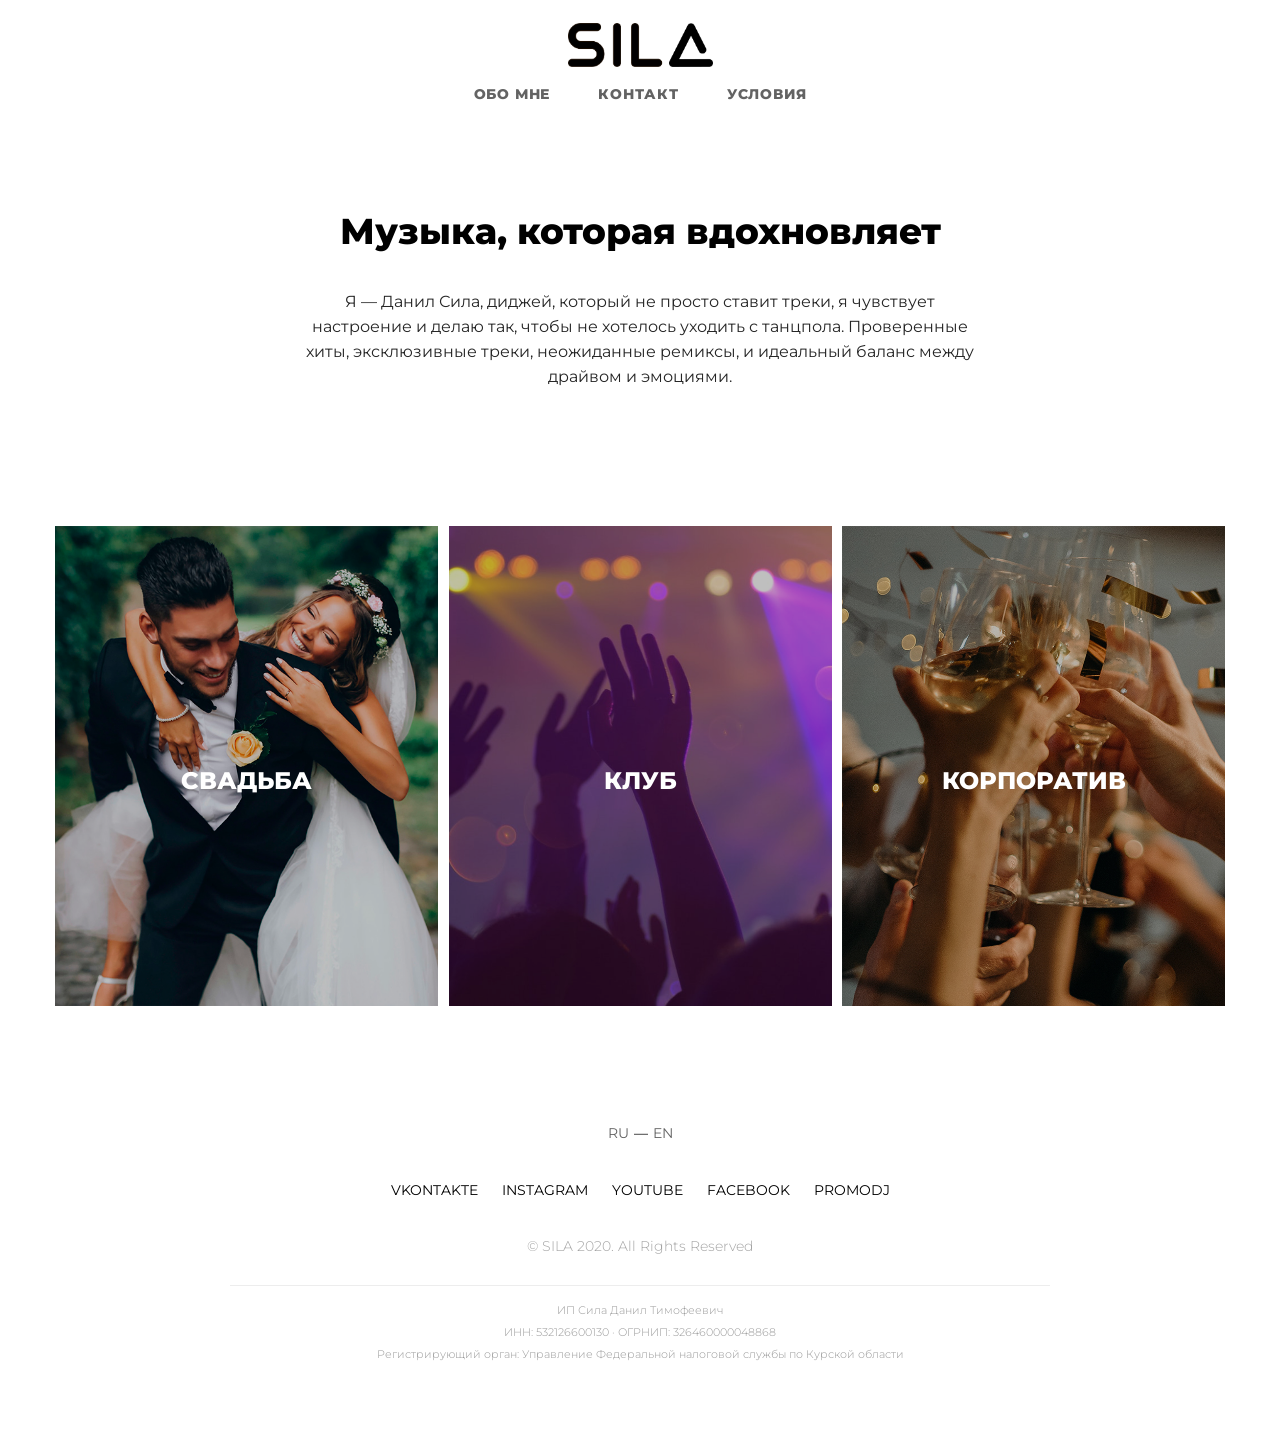
<file: index.html>
<!DOCTYPE html>
<html lang="ru">
<head>
    <meta charset="UTF-8"/>
    <meta name="viewport" content="width=device-width, initial-scale=1.0"/>
    <link rel="shortcut icon" href="img/icons/favicon.png" type="image/x-icon"/>
    <link rel="stylesheet" href="css/footer-header.css?v=900"/>
    <link rel="stylesheet" href="css/reset.css"/>
    <link rel="stylesheet" href="css/fonts.css"/>
    <link rel="stylesheet" href="css/index.css?v=773"/>
    <title>SILA</title>
</head>
<body class="document">
    <header class="head fade-up">
        <div class="container container-head">
            <div class="block mobile"></div>

            <a href="#" class="logo e-targer"></a>

            <nav class="nav-links desktop">
                <a data-i18n="navLinkAbout" href="about.html" class="nav-link-item">обо мне</a>
                <a data-i18n="navLinkContact" href="contact.html" class="nav-link-item">контакт</a>
                <a data-i18n="navLinkOrder" href="price.html" class="nav-link-item">условия</a>
            </nav>

            <div class="btn-burger-menu mobile">
                <div class="line line1"></div>
                <div class="line line2"></div>
                <div class="line line2-clone"></div>
                <div class="line line3"></div>
            </div>

            <nav class="nav-links mobile">
                <a href="about.html" class="nav-link-item mt0">обо мне</a>
                <a href="contact.html" class="nav-link-item">контакт</a>
                <a href="price.html" class="nav-link-item">условия</a>
            </nav>
        </div>
    </header>

    <main class="main-wrapp">
        <div class="first-text fade-up">
            <div class="container">
                <h1 data-i18n="mainTitle" class="main-title">Музыка, которая вдохновляет</h1>

                <p  data-i18n="text" class="text">
                    Я — Данил Сила, диджей, который не просто ставит треки, я чувствую настроение и делаю так, чтобы не хотелось уходить
                    с танцпола. Проверенные хиты, эксклюзивные треки, неожиданные ремиксы,  и идеальный баланс между драйвом и эмоциями.
                </p>
            </div>
        </div>

        <div class="container container-cards">
            <div class="cards">
                <div class="card-item fade-up">
                    <div class="photo-playlist wedding"></div>

                    <div class="blackout">
                        <div class="wrap-title-text-btn">
                            <div data-i18n="titleCardWedding" class="title-card">свадьба</div>
    
                            <p data-i18n="textCardWiddng" class="text-card">Свадьба для Двоих — это про вас.
                                Про торжественную
                                музыку, которая запомнится на всю жизнь
                            </p>
        
                            <a data-i18n="btnCard" href="wedding.html" class="btn-card">
                                <span></span>
                                смотреть
                            </a>
                        </div>
                    </div>
                </div>

                <div class="card-item fade-up">
                    <div class="photo-playlist club"></div>

                    <div class="blackout">
                        <div class="wrap-title-text-btn">
                            <div data-i18n="titleCardClub" class="title-card">клуб</div>
    
                            <p data-i18n="textCardClub" class="text-card">Музыка чувств и эмоций, незабываемой
                                атмосферы драйва
                            </p>
        
                            <a data-i18n="btnCard" href="club.html" class="btn-card">
                                <span></span>
                                смотреть
                            </a>
                        </div>
                    </div>
                </div>

                <div class="card-item fade-up">
                    <div class="photo-playlist corporative"></div>

                    <div class="blackout">
                        <div class="wrap-title-text-btn">
                            <div data-i18n="titleCardCorporate" class="title-card">корпоратив</div>
    
                            <p data-i18n="textCardCorporate" class="text-card">Энергия вечеринки, которая надолго
                                останется в памяти
                            </p>
        
                            <a data-i18n="btnCard" href="corporate.html" class="btn-card">
                                <span></span>
                                смотреть
                            </a>
                        </div>
                    </div>
                </div>
            </div>
        </div>
    </main>

    <footer class="footer">
        <div class="container container-footer">
            <div class="list-lang fade-up">
                <a href="#" onclick="setLang('ru')" class="list-lang-item e-targer">ru</a>
                <div class="list-lang-hyphen">—</div>
                <a href="#" onclick="setLang('en')" class="list-lang-item e-targer">en</a>
            </div>

            <div class="list-soc fade-up">
                <a href="https://vk.com/sila_danil" target="_blank" class="list-soc-item" rel="nofollow noreferrer">vkontakte</a>
                <a href="https://www.instagram.com/dj.sila/" target="_blank" class="list-soc-item" rel="nofollow noreferrer">instagram</a>
                <a href="https://www.youtube.com/channel/UChd0wcI2xu3sS5ijd6TKK2A" target="_blank" class="list-soc-item" rel="nofollow noreferrer">youtube</a>
                <a href="https://www.facebook.com/people/Danil-Sila/100008125381650" target="_blank" class="list-soc-item" rel="nofollow noreferrer">facebook</a>
                <a href="https://promodj.com/dj-sila" target="_blank" class="list-soc-item" rel="nofollow noreferrer">promodj</a>
            </div>

            <div class="copyter fade-up">© SILA 2020. All Rights Reserved</div>

            <div class="legal-details" aria-label="Сведения об индивидуальном предпринимателе">
                <p class="sila-legal-name">ИП Сила Данил Тимофеевич</p>
                <p>ИНН: 532126600130 · ОГРНИП: 326460000048868</p>
                <p>Регистрирующий орган: Управление Федеральной налоговой службы по Курской области</p>
            </div>
        </div>
    </footer>

    <script src="js/main.js"></script>
</body>
</html>
</file>
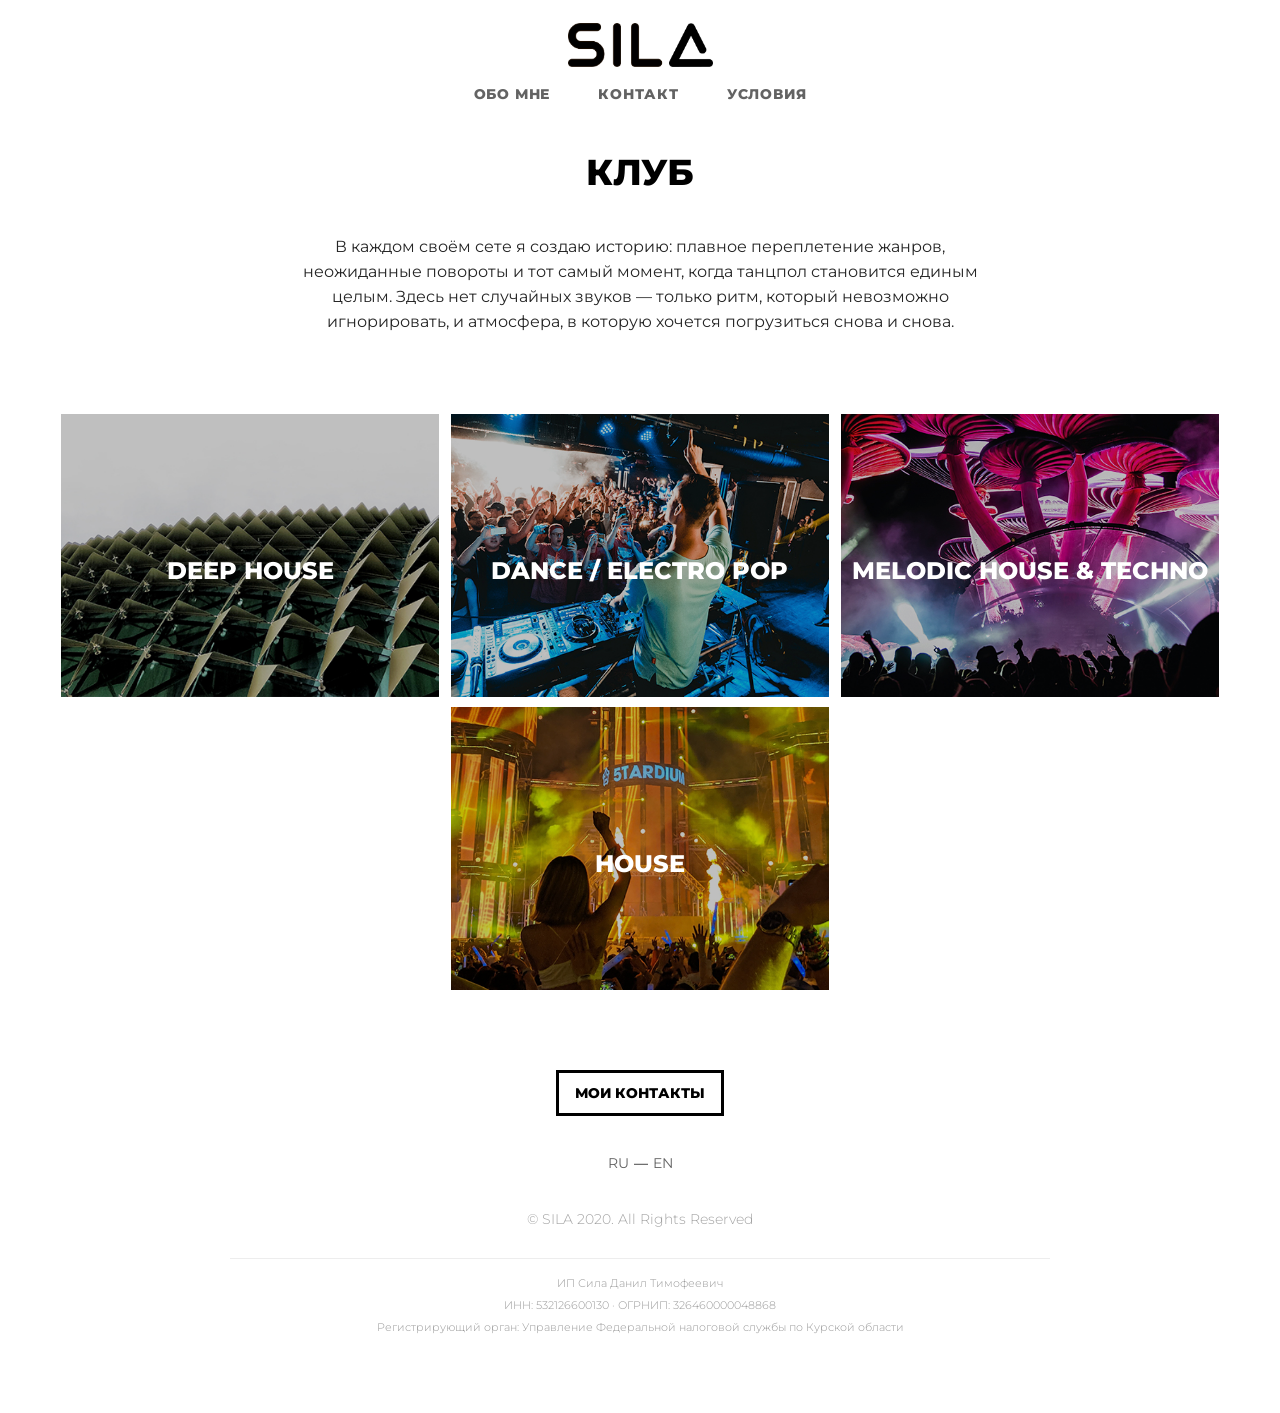
<file: club.html>
<!DOCTYPE html>
<html lang="ru">
<head>
    <meta charset="UTF-8"/>
    <meta name="viewport" content="width=device-width, initial-scale=1.0"/>
    <link rel="shortcut icon" href="img/icons/favicon.png" type="image/x-icon"/>
    <link rel="stylesheet" href="css/reset.css"/>
    <link rel="stylesheet" href="css/footer-header.css?v=723"/>
    <link rel="stylesheet" href="css/fonts.css"/>
    <link rel="stylesheet" href="css/style.css?v-748"/>
    <title>Клуб</title>
</head>
<body class="document">
    <header class="head fade-up">
        <div class="container container-head">
            <div class="block mobile"></div>

            <a href="index.html" class="logo"></a>

            <nav class="nav-links desktop">
                <a data-i18n="navLinkAbout" href="about.html" class="nav-link-item">обо мне</a>
                <a data-i18n="navLinkContact" href="contact.html" class="nav-link-item">контакт</a>
                <a data-i18n="navLinkOrder" href="price.html" class="nav-link-item">условия</a>
            </nav>

            <div class="btn-burger-menu mobile">
                <div class="line line1"></div>
                <div class="line line2"></div>
                <div class="line line2-clone"></div>
                <div class="line line3"></div>
            </div>

            <nav class="nav-links mobile">
                <a href="about.html" class="nav-link-item mt0">обо мне</a>
                <a href="contact.html" class="nav-link-item">контакт</a>
                <a href="price.html" class="nav-link-item">условия</a>
            </nav>
        </div>
    </header>

    <main class="main-wrapp">
        <div class="first-text fade-up">
            <div class="container">
                <h1 class="main-title">Клуб</h1>

                <p class="text">
                    В каждом своём сете я создаю историю: плавное переплетение жанров, неожиданные повороты и тот самый момент, когда танцпол становится единым целым. Здесь нет случайных звуков — только ритм, который невозможно игнорировать, и атмосфера, в которую хочется погрузиться снова и снова.
                </p>
            </div>
        </div>

        <div class="container container-cards">
            <div class="cards">
                <div class="card-item fade-up">
                    <div class="photo-playlist deep-house"></div>

                    <div class="blackout">
                        <div class="wrap-title-text-btn">
                            <div class="title-card">deep house</div>
    
                            <p class="text-card">плейлист deep house треков</p>
        
                            <a href="playlist.html?id=playlist-deep-house" class="btn-card">
                                <span></span>
                                смотреть
                            </a>
                        </div>
                    </div>
                </div>

                <div class="card-item fade-up">
                    <div class="photo-playlist club-house"></div>

                    <div class="blackout">
                        <div class="wrap-title-text-btn">
                            <div class="title-card">Dance / Electro POP</div>
    
                            <p class="text-card">плейлист Dance / Electro POP треков</p>
        
                            <a href="playlist.html?id=playlist-dance-electro-pop" class="btn-card">
                                <span></span>
                                смотреть
                            </a>
                        </div>
                    </div>
                </div>

                <div class="card-item fade-up">
                    <div class="photo-playlist melodika-house"></div>

                    <div class="blackout">
                        <div class="wrap-title-text-btn">
                            <div class="title-card">melodic house & techno</div>
    
                            <p class="text-card">плейлист melodic house & techno треков</p>
        
                            <a href="playlist.html?id=playlist-melodika-house" class="btn-card">
                                <span></span>
                                смотреть
                            </a>
                        </div>
                    </div>
                </div>

                <div class="card-item fade-up">
                    <div class="photo-playlist house"></div>

                    <div class="blackout">
                        <div class="wrap-title-text-btn">
                            <div class="title-card">house</div>
    
                            <p class="text-card">плейлист house треков</p>
        
                            <a href="playlist.html?id=playlist-house" class="btn-card">
                                <span></span>
                                смотреть
                            </a>
                        </div>
                    </div>
                </div>
            </div>
        </div>
    </main>

    <footer class="footer">
        <div class="container container-footer">
            <a href="contact.html" class="btn-contact fade-up">мои контакты</a>

            <div class="list-lang fade-up">
                <a href="#" onclick="setLang('ru')" class="list-lang-item e-targer">ru</a>
                <div class="list-lang-hyphen">—</div>
                <a href="#" onclick="setLang('en')" class="list-lang-item e-targer">en</a>
            </div>

            <div class="copyter fade-up">© SILA 2020. All Rights Reserved</div>

            <div class="legal-details" aria-label="Сведения об индивидуальном предпринимателе">
                <p class="sila-legal-name">ИП Сила Данил Тимофеевич</p>
                <p>ИНН: 532126600130 · ОГРНИП: 326460000048868</p>
                <p>Регистрирующий орган: Управление Федеральной налоговой службы по Курской области</p>
            </div>
        </div>
    </footer>

    <script src="js/main.js"></script>
</body>
</html>
</file>
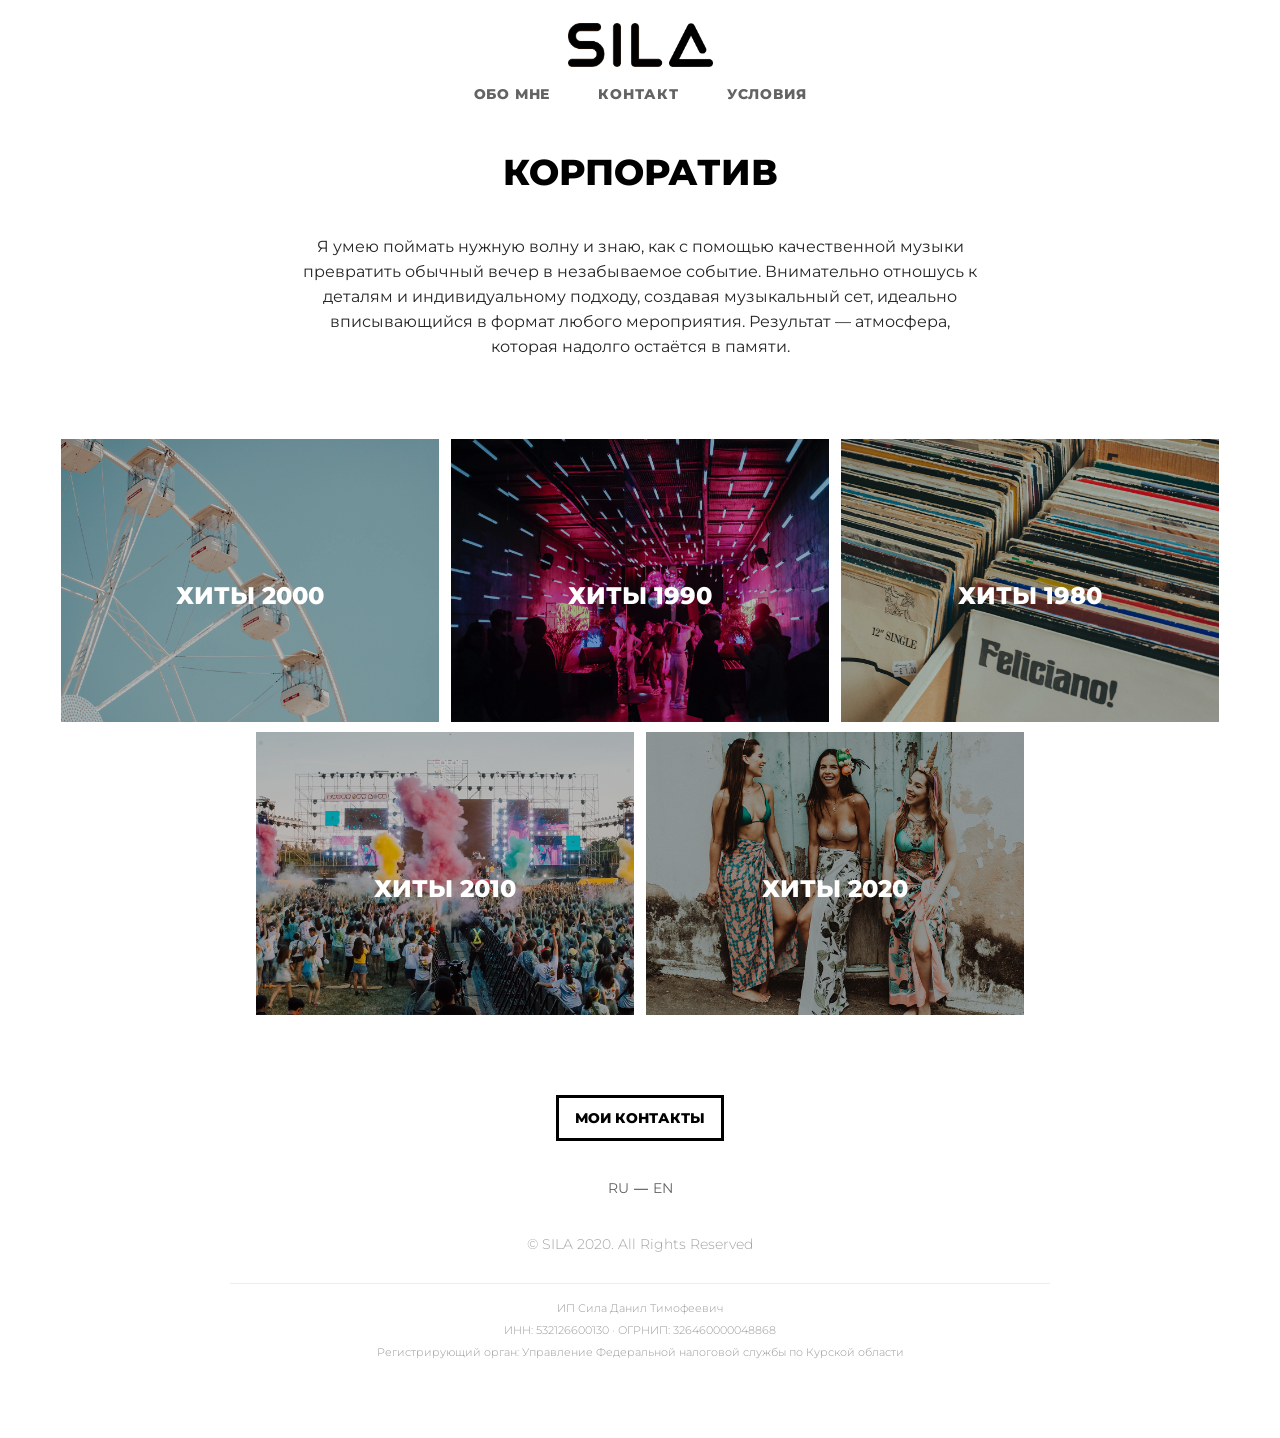
<file: corporate.html>
<!DOCTYPE html>
<html lang="ru">
<head>
    <meta charset="UTF-8"/>
    <meta name="viewport" content="width=device-width, initial-scale=1.0"/>
    <link rel="shortcut icon" href="img/icons/favicon.png" type="image/x-icon"/>
    <link rel="stylesheet" href="css/reset.css"/>
    <link rel="stylesheet" href="css/footer-header.css?v=723"/>
    <link rel="stylesheet" href="css/fonts.css"/>
    <link rel="stylesheet" href="css/style.css?v=748"/>
    <title>Корпоратив</title>
</head>
<body class="document">
    <header class="head fade-up">
        <div class="container container-head">
            <div class="block mobile"></div>

            <a href="index.html" class="logo"></a>

            <nav class="nav-links desktop">
                <a data-i18n="navLinkAbout" href="about.html" class="nav-link-item">обо мне</a>
                <a data-i18n="navLinkContact" href="contact.html" class="nav-link-item">контакт</a>
                <a data-i18n="navLinkOrder" href="price.html" class="nav-link-item">условия</a>
            </nav>

            <div class="btn-burger-menu mobile">
                <div class="line line1"></div>
                <div class="line line2"></div>
                <div class="line line2-clone"></div>
                <div class="line line3"></div>
            </div>

            <nav class="nav-links mobile">
                <a href="about.html" class="nav-link-item mt0">обо мне</a>
                <a href="contact.html" class="nav-link-item">контакт</a>
                <a href="price.html" class="nav-link-item">условия</a>
            </nav>
        </div>
    </header>

    <main class="main-wrapp">
        <div class="first-text fade-up">
            <div class="container">
                <h1 class="main-title">Корпоратив</h1>

                <p class="text">
                    Я умею поймать нужную волну и знаю, как с помощью качественной музыки превратить обычный вечер в незабываемое событие. Внимательно отношусь к деталям и индивидуальному подходу, создавая музыкальный сет, идеально вписывающийся в формат любого мероприятия. Результат — атмосфера, которая надолго остаётся в памяти.
                </p>
            </div>
        </div>

        <div class="container container-cards">
            <div class="cards">
                <div class="card-item fade-up">
                    <div class="photo-playlist hits-2000"></div>

                    <div class="blackout">
                        <div class="wrap-title-text-btn">
                            <div class="title-card">хиты 2000</div>
    
                            <p class="text-card">плейлист ХИТОВ 2000-х годов</p>
        
                            <a href="playlist.html?id=playlist-hits-2000" class="btn-card">
                                <span></span>
                                смотреть
                            </a>
                        </div>
                    </div>
                </div>

                <div class="card-item fade-up">
                    <div class="photo-playlist hits-1990"></div>

                    <div class="blackout">
                        <div class="wrap-title-text-btn">
                            <div class="title-card">хиты 1990</div>
    
                            <p class="text-card">плейлист ХИТОВ 1990-х годов</p>
        
                            <a href="playlist.html?id=playlist-hits-1990" class="btn-card">
                                <span></span>
                                смотреть
                            </a>
                        </div>
                    </div>
                </div>

                <div class="card-item fade-up">
                    <div class="photo-playlist hits-1980"></div>

                    <div class="blackout">
                        <div class="wrap-title-text-btn">
                            <div class="title-card">хиты 1980</div>
    
                            <p class="text-card">плейлист ХИТОВ 1980-х годов</p>
        
                            <a href="playlist.html?id=playlist-hits-1980" class="btn-card">
                                <span></span>
                                смотреть
                            </a>
                        </div>
                    </div>
                </div>

                <div class="card-item fade-up">
                    <div class="photo-playlist hits-2010"></div>

                    <div class="blackout">
                        <div class="wrap-title-text-btn">
                            <div class="title-card">хиты 2010</div>
    
                            <p class="text-card">плейлист ХИТОВ 2010-х годов</p>
        
                            <a href="playlist.html?id=playlist-hits-2010" class="btn-card">
                                <span></span>
                                смотреть
                            </a>
                        </div>
                    </div>
                </div>

                <div class="card-item fade-up">
                    <div class="photo-playlist hits-2020"></div>

                    <div class="blackout">
                        <div class="wrap-title-text-btn">
                            <div class="title-card">хиты 2020</div>
    
                            <p class="text-card">плейлист ХИТОВ 2020-х годов</p>
        
                            <a href="playlist.html?id=playlist-hits-2020" class="btn-card">
                                <span></span>
                                смотреть
                            </a>
                        </div>
                    </div>
                </div>
            </div>
        </div>
    </main>

    <footer class="footer">
        <div class="container container-footer">
            <a href="contact.html" class="btn-contact fade-up">мои контакты</a>

            <div class="list-lang fade-up">
                <a href="#" onclick="setLang('ru')" class="list-lang-item e-targer">ru</a>
                <div class="list-lang-hyphen">—</div>
                <a href="#" onclick="setLang('en')" class="list-lang-item e-targer">en</a>
            </div>

            <div class="copyter fade-up">© SILA 2020. All Rights Reserved</div>

            <div class="legal-details" aria-label="Сведения об индивидуальном предпринимателе">
                <p class="sila-legal-name">ИП Сила Данил Тимофеевич</p>
                <p>ИНН: 532126600130 · ОГРНИП: 326460000048868</p>
                <p>Регистрирующий орган: Управление Федеральной налоговой службы по Курской области</p>
            </div>
        </div>
    </footer>

    <script src="js/main.js"></script>
</body>
</html>
</file>
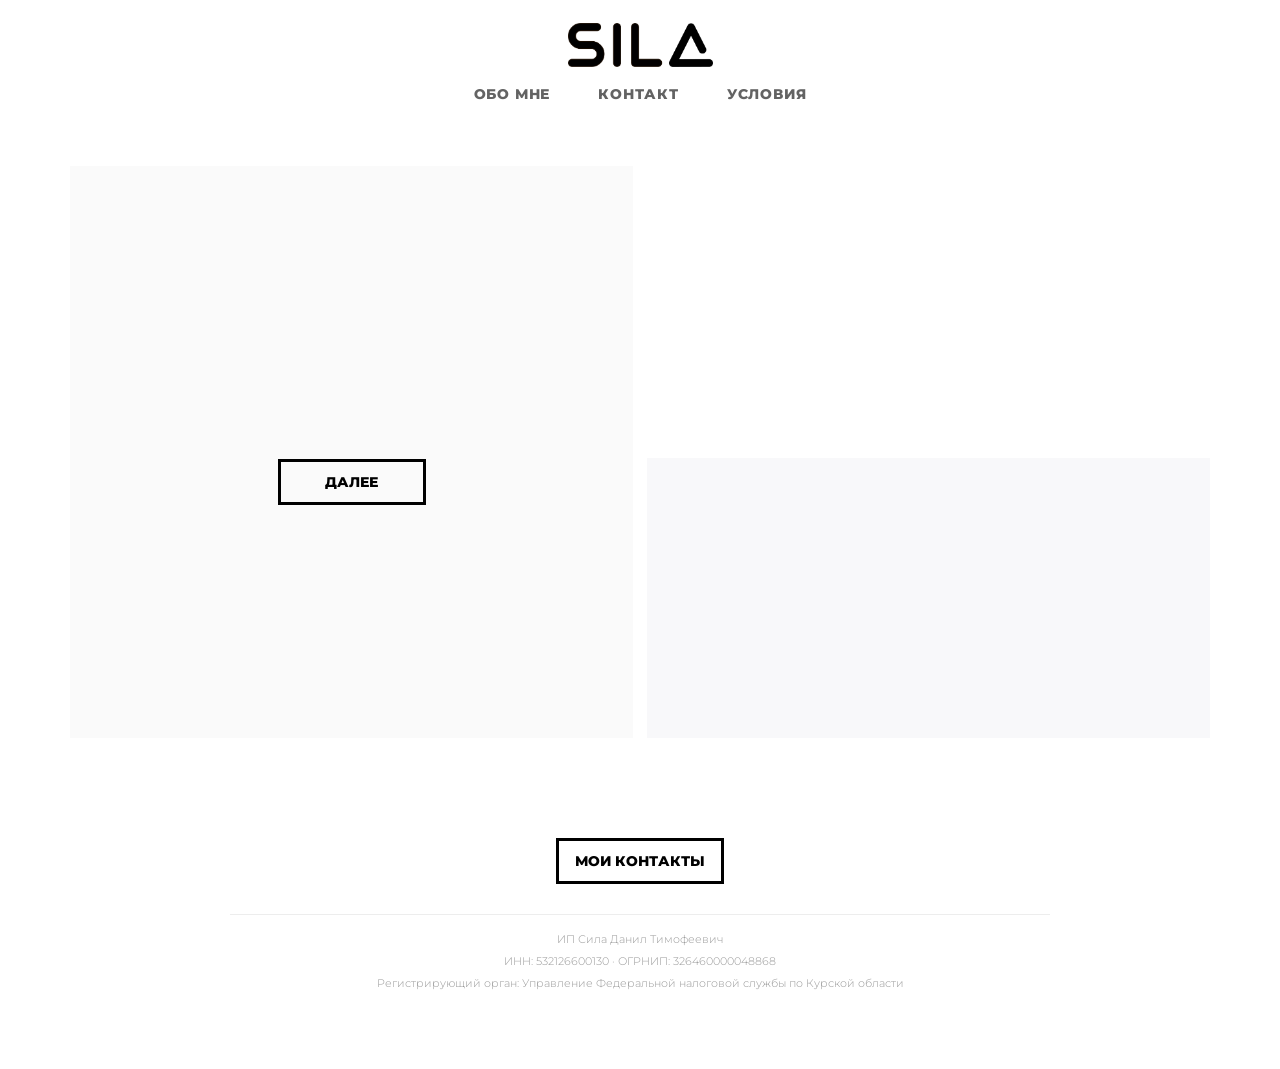
<file: playlist.html>
<!DOCTYPE html>
<html lang="ru">
<head>
    <meta charset="UTF-8"/>
    <meta name="viewport" content="width=device-width, initial-scale=1.0"/>
    <link rel="shortcut icon" href="img/icons/favicon.png" type="image/x-icon"/>
    <link rel="stylesheet" href="css/footer-header.css?v=723"/>
    <link rel="stylesheet" href="css/reset.css"/>
    <link rel="stylesheet" href="css/fonts.css"/>
    <link rel="stylesheet" href="css/playlist.css?v=096"/>
    <link rel="stylesheet" href="css/general.css"/>
    <title>Sila</title>
</head>
<body class="document">
    <header class="head fade-up">
        <div class="container container-head">
            <div class="block mobile"></div>

            <a href="index.html" class="logo"></a>

            <nav class="nav-links desktop">
                <a href="about.html" class="nav-link-item">обо мне</a>
                <a href="contact.html" class="nav-link-item">контакт</a>
                <a href="price.html" class="nav-link-item">условия</a>
            </nav>

            <div class="btn-burger-menu mobile">
                <div class="line line1"></div>
                <div class="line line2"></div>
                <div class="line line2-clone"></div>
                <div class="line line3"></div>
            </div>

            <nav class="nav-links mobile">
                <a href="about.html" class="nav-link-item mt0">обо мне</a>
                <a href="contact.html" class="nav-link-item">контакт</a>
                <a href="price.html" class="nav-link-item">условия</a>
            </nav>
        </div>
    </header>

    <main class="main-wrapp">
        <div class="container">
            <h1 class="main-title fade-up"></h1>

            <div class="section fade-up">
                <div class="left-side scrollbox">
                    <div>
                        <p class="text"></p>
    
                        <a href="wedding.html" class="btn-next">далее</a>
                    </div>
                </div>

                <div class="right-side">
                    <div class="photo"></div>

                    <div class="playlist">
                        
                    </div>
                </div>
            </div>
       </div>
    </main>

    <footer class="footer">
        <div class="container container-footer">
            <a href="contact.html" class="btn-contact fade-up">мои контакты</a>
        </div>

        <div class="legal-details" aria-label="Сведения об индивидуальном предпринимателе">
            <p class="sila-legal-name">ИП Сила Данил Тимофеевич</p>
            <p>ИНН: 532126600130 · ОГРНИП: 326460000048868</p>
            <p>Регистрирующий орган: Управление Федеральной налоговой службы по Курской области</p>
        </div>
    </footer>

    <script src="js/playlists.js"></script>
    <script src="js/playlist.js?ver=763"></script>
    <script src="js/main.js"></script>
    
</body>
</html>
</file>
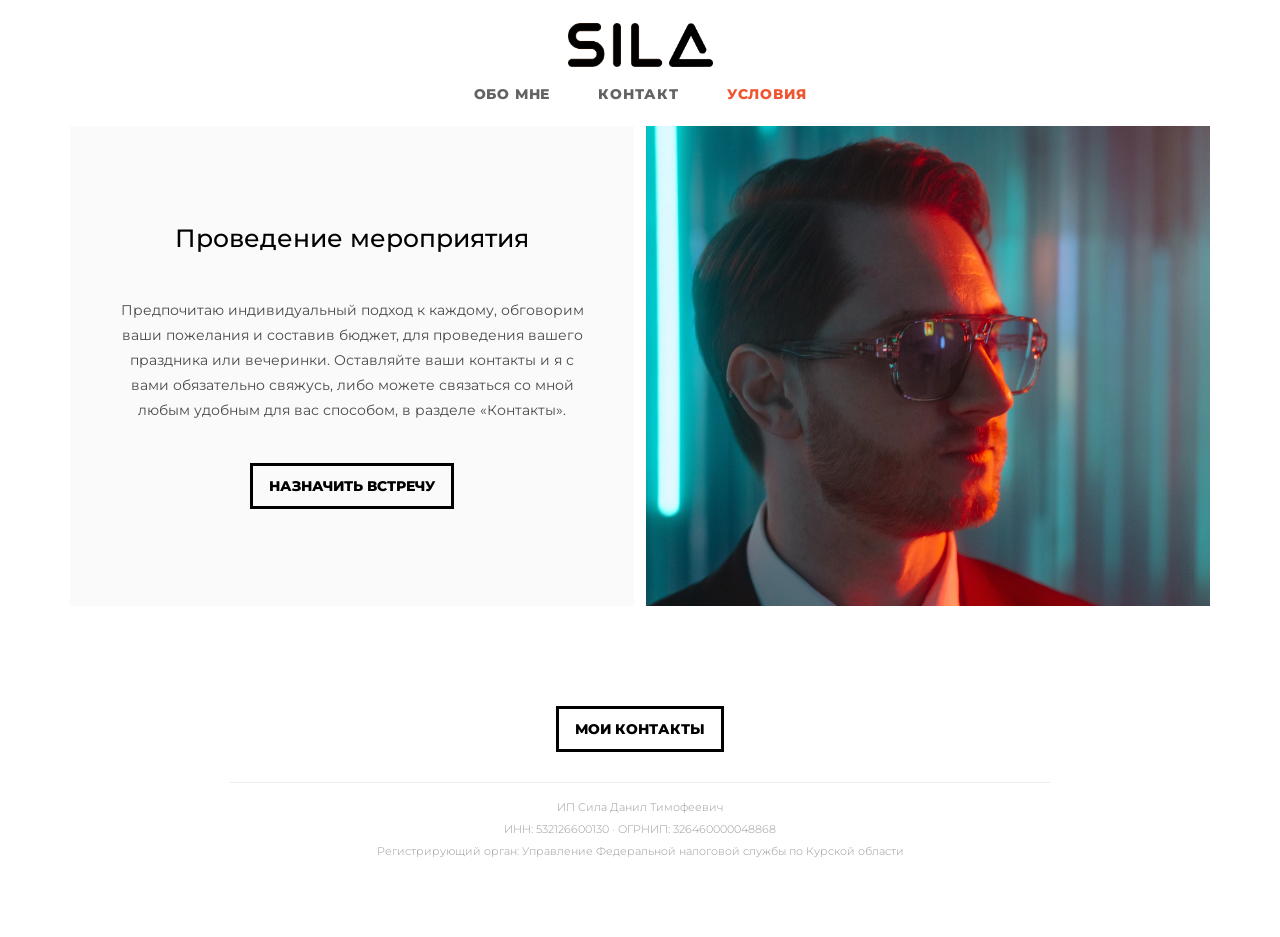
<file: price.html>
<!DOCTYPE html>
<html lang="ru">
<head>
    <meta charset="UTF-8"/>
    <meta name="viewport" content="width=device-width, initial-scale=1.0"/>
    <link rel="shortcut icon" href="img/icons/favicon.png" type="image/x-icon"/>
    <link rel="stylesheet" href="css/footer-header.css?v=723"/>
    <link rel="stylesheet" href="css/reset.css"/>
    <link rel="stylesheet" href="css/fonts.css"/>
    <link rel="stylesheet" href="css/price.css?ver=8392"/>
    <title>Условия</title>
</head>
<body class="document">
    <header class="head fade-up">
        <div class="container container-head">
            <div class="block mobile"></div>

            <a href="index.html" class="logo"></a>

            <nav class="nav-links desktop">
                <a data-i18n="navLinkAbout" href="about.html" class="nav-link-item">обо мне</a>
                <a data-i18n="navLinkContact" href="contact.html" class="nav-link-item">контакт</a>
                <a data-i18n="navLinkOrder" href="price.html" class="nav-link-item nav-link-active e-targer">условия</a>
            </nav>

            <div class="btn-burger-menu mobile">
                <div class="line line1"></div>
                <div class="line line2"></div>
                <div class="line line2-clone"></div>
                <div class="line line3"></div>
            </div>

            <nav class="nav-links mobile">
                <a href="about.html" class="nav-link-item mt0">обо мне</a>
                <a href="contact.html" class="nav-link-item">контакт</a>
                <a href="price.html" class="nav-link-item nav-link-active e-targer">условия</a>
            </nav>
        </div>
    </header>

    <main class="main-wrapp">
        <div class="container section fade-up">
            <div class="price">
                <h2 class="title">Проведение мероприятия</h2>
                <p class="text">
                    Предпочитаю индивидуальный подход к каждому, обговорим ваши пожелания и составив бюджет, для проведения вашего праздника или вечеринки. Оставляйте ваши контакты и я с вами обязательно свяжусь, либо можете связаться со мной любым удобным для вас способом, в разделе «Контакты».
                </p>
                <a href="#" class="btn-contact btn-modal">назначить встречу</a>
            </div>

            <div class="right-side">
                <img src="img/price.webp" alt="DJ Sila">
            </div>
        </div>

        <div class="modal">
            <div class="modal__body">
                <div class="modal__title">Давайте познакомимся</div>
                    <p class="modal__text">Если вам удобно, мы можем встретиться лично за чашкой кофе или чая. Но чтобы сэкономить ваше время, первую встречу-знакомство можно провести онлайн — в удобном для вас формате.

                    <span>Zoom, Skype, WhatsApp, FaceTime.</span>
                
                    Обычно достаточно 15–20 минут, чтобы спокойно познакомиться, обсудить ваш день и составить первое впечатление друг о друге.

                    Если вам откликается такой формат, просто напишите мне.</p>

                    <div class="modal__btn-close"></div>
                    <a href="https://t.me/SilaDanil" target="_blank" class="btn-contact">написать мне</a>
            </div>
        </div>
    </main>
    
    <footer class="footer">
        <div class="container container-footer">
            <a href="contact.html" class="btn-contact fade-up">мои контакты</a>
        </div>

        <div class="legal-details" aria-label="Сведения об индивидуальном предпринимателе">
            <p class="sila-legal-name">ИП Сила Данил Тимофеевич</p>
            <p>ИНН: 532126600130 · ОГРНИП: 326460000048868</p>
            <p>Регистрирующий орган: Управление Федеральной налоговой службы по Курской области</p>
        </div>
    </footer>

    <script src="js/main.js"></script>
    <script>
        document.addEventListener('DOMContentLoaded', () => {
            const modal = document.querySelector('.modal');
            const closeBtn = document.querySelector('.modal__btn-close');
            const openBtn = document.querySelector('.btn-modal');

            function openModal() {

                modal.classList.add('modal-show');

                document.body.classList.add('hidden-body');
            }

            function closeModal() {

                modal.classList.remove('modal-show');

                document.body.classList.remove('hidden-body');
            }

            closeBtn.addEventListener('click', closeModal);
            openBtn.addEventListener('click', openModal);
        });
    </script>
</body>
</html>
</file>
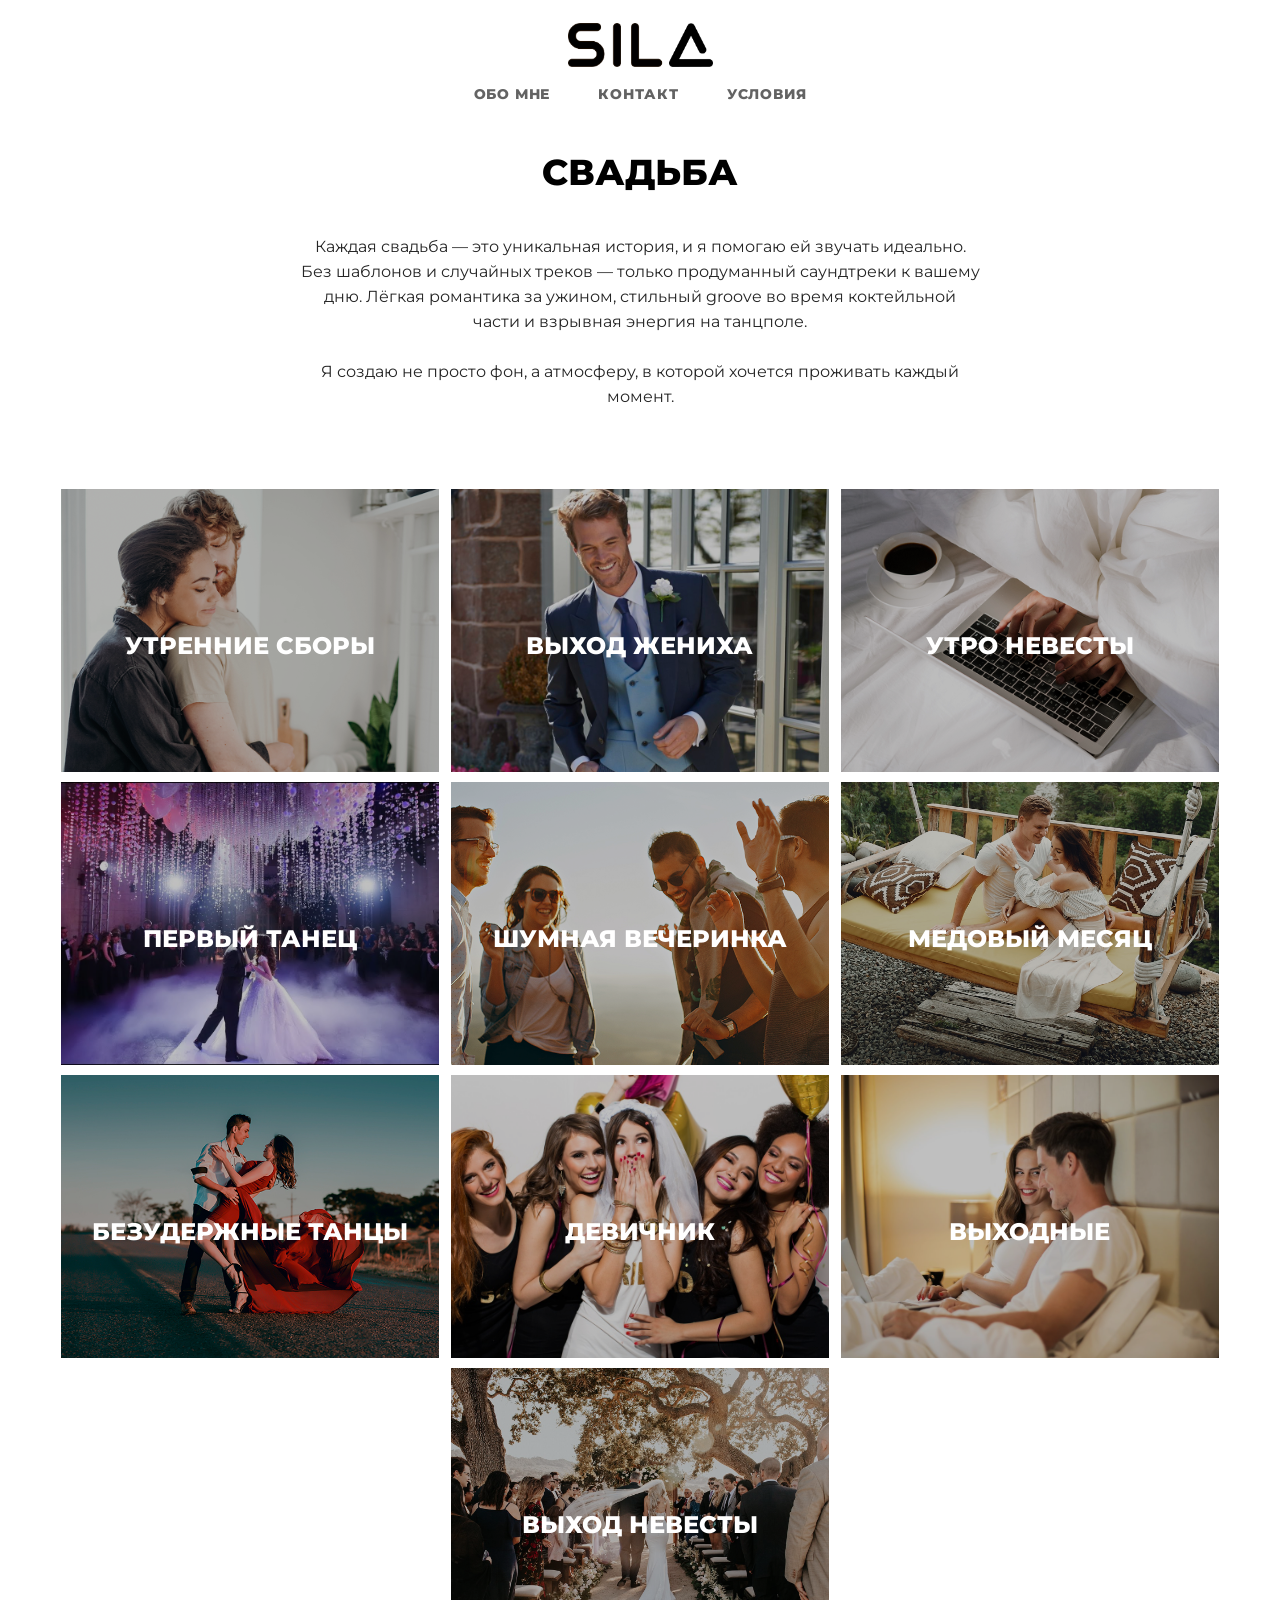
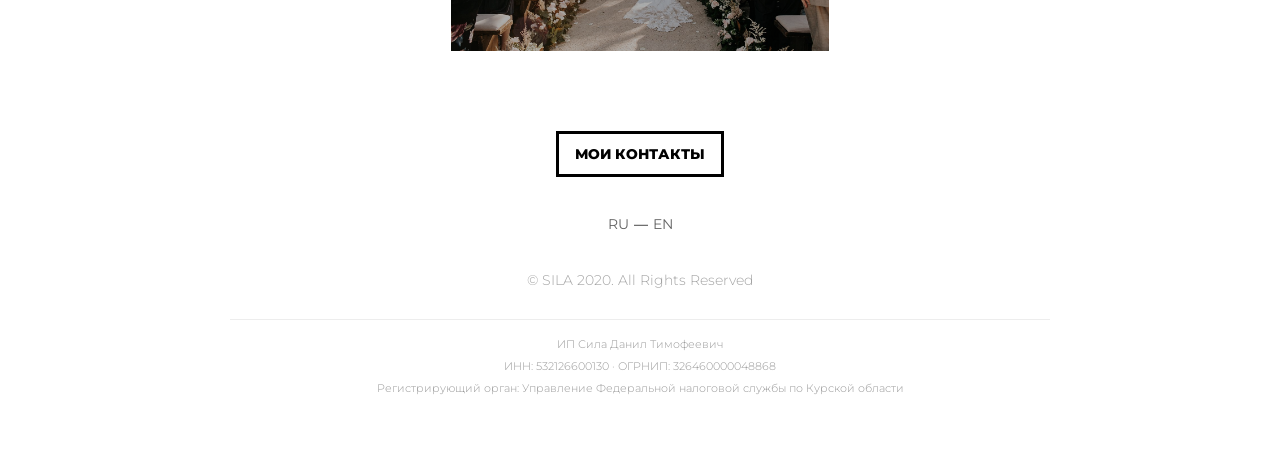
<file: wedding.html>
<!DOCTYPE html>
<html lang="ru">
<head>
    <meta charset="UTF-8"/>
    <meta name="viewport" content="width=device-width, initial-scale=1.0"/>
    <link rel="shortcut icon" href="img/icons/favicon.png" type="image/x-icon"/>
    <link rel="stylesheet" href="css/reset.css"/>
    <link rel="stylesheet" href="css/footer-header.css?v=723"/>
    <link rel="stylesheet" href="css/fonts.css"/>
    <link rel="stylesheet" href="css/style.css?v=748"/>
    <title>Свадьба</title>
</head>
<body class="document">
    <header class="head fade-up">
        <div class="container container-head">
            <div class="block mobile"></div>

            <a href="index.html" class="logo"></a>

            <nav class="nav-links desktop">
                <a data-i18n="navLinkAbout" href="about.html" class="nav-link-item">обо мне</a>
                <a data-i18n="navLinkContact" href="contact.html" class="nav-link-item">контакт</a>
                <a data-i18n="navLinkOrder" href="price.html" class="nav-link-item">условия</a>
            </nav>

            <div class="btn-burger-menu mobile">
                <div class="line line1"></div>
                <div class="line line2"></div>
                <div class="line line2-clone"></div>
                <div class="line line3"></div>
            </div>

            <nav class="nav-links mobile">
                <a href="about.html" class="nav-link-item mt0">обо мне</a>
                <a href="contact.html" class="nav-link-item">контакт</a>
                <a href="price.html" class="nav-link-item">условия</a>
            </nav>
        </div>
    </header>

    <main class="main-wrapp">
        <div class="first-text fade-up">
            <div class="container">
                <h1 class="main-title">свадьба</h1>

                <p class="text">
                    Каждая свадьба — это уникальная история, и я помогаю ей звучать идеально. Без шаблонов и случайных треков
                    — только продуманный саундтреки к вашему дню. Лёгкая романтика за ужином, стильный groove во время коктейльной
                    части и взрывная энергия на танцполе.<br><br>
                    Я создаю не просто фон, а атмосферу, в которой хочется проживать каждый момент.
                </p>
            </div>
        </div>

        <div class="container container-cards">
            <div class="cards">
                <div class="card-item fade-up">
                    <div class="photo-playlist ready-morning"></div>

                    <div class="blackout">
                        <div class="wrap-title-text-btn">
                            <div class="title-card">утренние сборы</div>
    
                            <p class="text-card">плейлист для утренних сборов</p>
        
                            <a href="playlist.html?id=morning-wedding" class="btn-card">
                                <span></span>
                                смотреть
                            </a>
                        </div>
                    </div>
                </div>

                <div class="card-item fade-up">
                    <div class="photo-playlist groom"></div>

                    <div class="blackout">
                        <div class="wrap-title-text-btn">
                            <div class="title-card">выход жениха</div>
    
                            <p class="text-card">плейлист для жениха</p>
        
                            <a href="playlist.html?id=playlist-groom-exit" class="btn-card">
                                <span></span>
                                смотреть
                            </a>
                        </div>
                    </div>
                </div>

                <div class="card-item fade-up">
                    <div class="photo-playlist morning-bride"></div>

                    <div class="blackout">
                        <div class="wrap-title-text-btn">
                            <div class="title-card">утро невесты</div>
    
                            <p class="text-card">плейлист для утра невесты</p>
        
                            <a href="playlist.html?id=playlist-brides-morning" class="btn-card">
                                <span></span>
                                смотреть
                            </a>
                        </div>
                    </div>
                </div>

                <div class="card-item fade-up">
                    <div class="photo-playlist first-dance"></div>

                    <div class="blackout">
                        <div class="wrap-title-text-btn">
                            <div class="title-card">первый танец</div>
    
                            <p class="text-card">плейлист для первого танца</p>
        
                            <a href="playlist.html?id=playlist-dance" class="btn-card">
                                <span></span>
                                смотреть
                            </a>
                        </div>
                    </div>
                </div>

                <div class="card-item fade-up">
                    <div class="photo-playlist paty"></div>

                    <div class="blackout">
                        <div class="wrap-title-text-btn">
                            <div class="title-card">шумная вечеринка</div>
    
                            <p class="text-card">плейлист для шумной вечеринки</p>
        
                            <a href="playlist.html?id=playlist-party" class="btn-card">
                                <span></span>
                                смотреть
                            </a>
                        </div>
                    </div>
                </div>

                <div class="card-item fade-up">
                    <div class="photo-playlist honeymoon"></div>

                    <div class="blackout">
                        <div class="wrap-title-text-btn">
                            <div class="title-card">медовый месяц</div>
    
                            <p class="text-card">плейлист для медового месяца</p>
        
                            <a href="playlist.html?id=playlist-honeymoon" class="btn-card">
                                <span></span>
                                смотреть
                            </a>
                        </div>
                    </div>
                </div>

                <div class="card-item fade-up">
                    <div class="photo-playlist unrestrained-dance"></div>

                    <div class="blackout">
                        <div class="wrap-title-text-btn">
                            <div class="title-card">безудержные танцы</div>
    
                            <p class="text-card">плейлист для безудержных танцев</p>
        
                            <a href="playlist.html?id=playlist-90s-party" class="btn-card">
                                <span></span>
                                смотреть
                            </a>
                        </div>
                    </div>
                </div>

                <div class="card-item fade-up">
                    <div class="photo-playlist hen-paty"></div>

                    <div class="blackout">
                        <div class="wrap-title-text-btn">
                            <div class="title-card">девичник</div>
    
                            <p class="text-card">плейлист для веселого девичника</p>
        
                            <a href="playlist.html?id=playlist-girls" class="btn-card">
                                <span></span>
                                смотреть
                            </a>
                        </div>
                    </div>
                </div>

                <div class="card-item fade-up">
                    <div class="photo-playlist weekend-together"></div>

                    <div class="blackout">
                        <div class="wrap-title-text-btn">
                            <div class="title-card">выходные</div>
    
                            <p class="text-card">плейлист для романтичных выходных вдвоем</p>
        
                            <a href="playlist.html?id=playlist-stay-home" class="btn-card">
                                <span></span>
                                смотреть
                            </a>
                        </div>
                    </div>
                </div>

                <div class="card-item fade-up">
                    <div class="photo-playlist exit-bride"></div>

                    <div class="blackout">
                        <div class="wrap-title-text-btn">
                            <div class="title-card">выход невесты</div>
    
                            <p class="text-card">плейлист для выхода невесты на церемонию</p>
        
                            <a href="playlist.html?id=playlist-bride-exit" class="btn-card">
                                <span></span>
                                смотреть
                            </a>
                        </div>
                    </div>
                </div>
            </div>
        </div>
    </main>

    <footer class="footer">
        <div class="container container-footer">
            <a href="contact.html" class="btn-contact fade-up">мои контакты</a>

            <div class="list-lang fade-up">
                <a href="#" onclick="setLang('ru')" class="list-lang-item e-targer">ru</a>
                <div class="list-lang-hyphen">—</div>
                <a href="#" onclick="setLang('en')" class="list-lang-item e-targer">en</a>
            </div>

            <div class="copyter fade-up">© SILA 2020. All Rights Reserved</div>

            <div class="legal-details" aria-label="Сведения об индивидуальном предпринимателе">
                <p class="sila-legal-name">ИП Сила Данил Тимофеевич</p>
                <p>ИНН: 532126600130 · ОГРНИП: 326460000048868</p>
                <p>Регистрирующий орган: Управление Федеральной налоговой службы по Курской области</p>
            </div>
        </div>
    </footer>

    <script src="js/main.js"></script>
</body>
</html>
</file>
<file: css/footer-header.css>
html {
    scroll-behavior: smooth;
}

.fade-up {
  opacity: 0;
  transform: translateY(20px);
  transition: all 0.6s ease;
}

.fade-up.show {
  opacity: 1;
  transform: translateY(0);
}

.container {
    max-width: 1170px;
    padding: 0 15px;
    margin: auto;
}

.head {
    position: fixed;
    top: 0;
    left: 0;
    padding: 20px 0;
    width: 100%;
    background-color: rgba(255, 255, 255, .95);
    z-index: 999;
}

.head-open-menu {
    height: 100%;
}

.logo {
    width: 145px;
    height: 50px;
    background-image: url(../img/logo.png);
    background-position: center;
    background-repeat: no-repeat;
    background-size: contain;
    display: block;
    margin: auto;
    margin-bottom: 15px;
}

.nav-links {
    display: flex;
    justify-content: center;
    align-items: center;
    width: 100%;
}

.nav-link-item {
    text-transform: uppercase;
    margin-right: 48px;
    font-size: 14px;
    font-weight: 800;
    letter-spacing: 0.8px;
    color: #636363;
    transition: all linear 0.5s;
}

.nav-link-active {
    color: #ee5531;
}

.nav-link-item:hover {
    color: #ee5531;
    transition: all linear 0.5s;
}

.nav-link-item:last-child {
    margin-right: 0;
}



.main-wrapp {
    padding-top: 126px;
}

.main-title, .text, .copyter, .title, .title-contact, .correct-price, .detail, .title-col {
    cursor: default;
}



.btn-contact {
    border: 3px solid black;
    text-align: center;
    padding: 11px 16px;
    font-size: 14px;
    text-transform: uppercase;
    font-weight: 800;
    transition: all linear 0.4s;
}

.btn-contact:hover {
    background-color: black;
    border: 3px solid black;
    color: white;
    transition: all linear 0.4s;
}

.footer {
    padding-bottom: 80px;
}

.container-footer {
    display: flex;
    flex-direction: column;
    align-items: center;
}

.list-lang {
    display: flex;
    align-items: center;
    margin-bottom: 38px;
    margin-top: 38px;
    font-size: 14px;
    font-weight: 400;
}

.list-lang-item {
    text-transform: uppercase;
    color: #636363;
    transition: 0.5s;
}

.list-lang-item:hover {
    color: black;
    transition: 0.5s;
}

.list-lang-active {
    color: black;
}

.list-lang-hyphen {
    margin: 0 5px;
    cursor: default;
}

.list-soc {
    display: block;
    text-align: center;
    margin-left: auto;
    margin-right: auto;
    margin-bottom: 38px;
}

.list-soc-item {
    font-size: 14px;
    font-weight: 400;
    text-transform: uppercase;
    margin-right: 20px;
    transition: all linear 0.5s;
    display: inline-block;
}

.list-soc-item:last-child {
    margin-right: 0;
}

.list-soc-item:hover {
    color: #ee5531;
    transition: all linear 0.5s;
}

.copyter {
    font-size: 14px;
    color: #a3a3a3;
    font-weight: 300;
    text-align: center;
}

.hidden-body {
    overflow:hidden !important;
    touch-action:none;
    height:100vh;
}


.legal-details {
    width: calc(100% - 30px);
    max-width: 820px;
    margin: 30px auto 0;
    padding: 19px 4px 0;
    border-top: 1px solid #ededed;
    text-align: center;
    color: #999;
    font-size: 11px;
    font-weight: 300;
    line-height: 1;
    overflow-wrap: anywhere;
}



@media screen and (max-width: 940px) {
    .desktop{display:none!important;}
    .scrollbox{overflow:auto;overflow:-moz-scrollbars-none!important;}
    .scrollbox::-webkit-scrollbar{display:none;}
}

@media screen and (max-width: 640px) {
    .main-wrapp {
        padding-top: 90px;
    }

    .container-head {
        display: flex;
        justify-content: space-between;
        align-items: center;
    }

    .logo {
        position: relative;
        margin-bottom: 0;
        z-index: 3;
    }

    .logo-white {
        background-image: url(../img/logo-white.png);
    }

    .block {
        width: 26px;
        height: 16px;
    }

    .btn-burger-menu {
        position: relative;
        z-index: 10000;
        width: 26px;
        height: 16px;
    }

    .line {
        position: absolute;
        width: 26px;
        height: 2px;
        background-color: black;
        left: 0;
        transition: all .5s;
    }

    .line-white {
        background-color: white;
    }

    .line1 {
        top: 0;
    }

    .line2 {
        top: 7px;
    }

    .line2-clone {
        top: 7px;
    }

    .line3 {
        top: 14px;
    }

    .line-close2-clone {
        transform: rotate(45deg);
    }

    .line-close2 {
        transform: rotate(-45deg);
    }

    .hide-line {
        opacity: 0;
    }

    .nav-links {
        position: fixed;
        width: 100%;
        height: 100%;
        top: 0;
        left: 0;
        background-color: black;
        opacity: 0;
        visibility: hidden;
        pointer-events: none;
        display: flex;
        flex-direction: column;
        align-items: center;
        transition: 0.5s;
    }

    .nav-link-item {
        margin: 0;
        margin-bottom: 50px;
        color: white;
        font-size: 25px;
    }

    .nav-link-item:last-child {
        margin-bottom: 0;
    }

    .nav-link-active {
        color: #ee5531;
    }

    .mt0 {
        margin-top: 50px;
    }

    .show-mobile-menu {
        opacity: 1;
        visibility: visible;
        pointer-events: all;
        background-color: black;
    }
}

@media screen and (max-width: 400px) {
    .list-soc {
        display: flex;
        justify-content: center;
        flex-wrap: wrap;
        margin-left: -10px;
        margin-right: -10px;
        margin-top: -10px;
    }

    .list-soc-item {
        margin-left: 10px;
        margin-right: 10px;
        margin-top: 10px;
    }

    .list-soc-item:last-child {
        margin-right: 10px;
    }
}


@media screen and (min-width:941px){
    .mobile{display:none!important;}
}
</file>
<file: css/fonts.css>
@font-face {
    font-family: "Futura PT Heavy";
    src: url('../fonts/FuturaPT-Heavy.ttf');
    font-weight: normal;
    font-style: normal;
}

@font-face {
    font-family: "Futura PT Bold";
    src: url('../fonts/FuturaPT-Bold.ttf');
    font-weight: normal;
    font-style: normal;
}

@font-face {
    font-family: "Futura PT Book";
    src: url('../fonts/FuturaPT-Book.ttf');
    font-weight: normal;
    font-style: normal;
}

@font-face {
    font-family: "Futura PT Light";
    src: url('../fonts/FuturaPT-Light.ttf');
    font-weight: normal;
    font-style: normal;
}

@font-face {
    font-family: "Futura PT Medium";
    src: url('../fonts/FuturaPT-Medium.ttf');
    font-weight: normal;
    font-style: normal;

}

/* montserrat-300 - cyrillic_latin */
@font-face {
  font-display: swap; /* Check https://developer.mozilla.org/en-US/docs/Web/CSS/@font-face/font-display for other options. */
  font-family: 'Montserrat';
  font-style: normal;
  font-weight: 300;
  src: url('../fonts/montserrat-v31-cyrillic_latin-300.woff2') format('woff2'); /* Chrome 36+, Opera 23+, Firefox 39+, Safari 12+, iOS 10+ */
}
/* montserrat-regular - cyrillic_latin */
@font-face {
  font-display: swap; /* Check https://developer.mozilla.org/en-US/docs/Web/CSS/@font-face/font-display for other options. */
  font-family: 'Montserrat';
  font-style: normal;
  font-weight: 400;
  src: url('../fonts/montserrat-v31-cyrillic_latin-regular.woff2') format('woff2'); /* Chrome 36+, Opera 23+, Firefox 39+, Safari 12+, iOS 10+ */
}
/* montserrat-500 - cyrillic_latin */
@font-face {
  font-display: swap; /* Check https://developer.mozilla.org/en-US/docs/Web/CSS/@font-face/font-display for other options. */
  font-family: 'Montserrat';
  font-style: normal;
  font-weight: 500;
  src: url('../fonts/montserrat-v31-cyrillic_latin-500.woff2') format('woff2'); /* Chrome 36+, Opera 23+, Firefox 39+, Safari 12+, iOS 10+ */
}
/* montserrat-700 - cyrillic_latin */
@font-face {
  font-display: swap; /* Check https://developer.mozilla.org/en-US/docs/Web/CSS/@font-face/font-display for other options. */
  font-family: 'Montserrat';
  font-style: normal;
  font-weight: 700;
  src: url('../fonts/montserrat-v31-cyrillic_latin-700.woff2') format('woff2'); /* Chrome 36+, Opera 23+, Firefox 39+, Safari 12+, iOS 10+ */
}
/* montserrat-800 - cyrillic_latin */
@font-face {
  font-display: swap; /* Check https://developer.mozilla.org/en-US/docs/Web/CSS/@font-face/font-display for other options. */
  font-family: 'Montserrat';
  font-style: normal;
  font-weight: 800;
  src: url('../fonts/montserrat-v31-cyrillic_latin-800.woff2') format('woff2'); /* Chrome 36+, Opera 23+, Firefox 39+, Safari 12+, iOS 10+ */
}

body {
    font-family: "Montserrat", sans-serif;
    font-weight: 400;
}
</file>
<file: css/index.css>
.first-text {
    padding: 50px 0;
    text-align: center;
    margin-bottom: 50px;
    min-height: 350px;
    display: flex;
    align-items: center;
}

.main-title {
    font-weight: 800;
    font-size: 36px;
    white-space: pre-line;
    line-height: 36px;
    margin-bottom: 40px;
}

.text {
    max-width: 680px;
    color: #252525;
    line-height: 25px;
    margin: 0 auto;
}

.container-cards {
    padding: 0;
}

.cards {
    margin-bottom: 80px;
    display: flex;
    justify-content: space-between;
}

.card-item {
    position: relative;
    width: 383px;
    height: 480px;
    overflow: hidden;
    background-color: bisque;
}

.photo-playlist {
    position: absolute;
    top: 0;
    left: 0;
    width: 100%;
    height: 100%;
    transition: 1s;
    background-size: cover;
}

.card-item:hover .photo-playlist {
    transform: scale(1.5);
}

.wedding {
    background-position: center;
    background-image: url('../img/wedding.jpg');
}

.club {
    background-position: center;
    background-image: url('../img/club.jpg');
}

.corporative {
    background-image: url('../img/corporative.jpg');
}

.blackout {
    position: relative;
    background-color: rgba(0,0,0,0.25);
    height: 480px;
    transition: all 1s linear;
    text-align: center;
    color: white;
    text-transform: uppercase;
    display: flex;
    flex-direction: column;
    align-items: center;
    justify-content: center;
}

.card-item:hover .blackout {
    background-color: rgba(0,0,0,0.70);
    transition: all 0.7s linear;
}

.wrap-title-text-btn {
    display: flex;
    flex-direction: column;
    transform: translateY(50%);
    transition: all 1s linear;
}

.blackout:hover .wrap-title-text-btn {
    transform: translateY(0);
    transition: all 0.7s linear;
}

.title-card {
    font-size: 24px;
    font-weight: 800;
    margin-bottom: 10px;
    transition: all 1s linear;
    pointer-events: none;
}

.text-card {
    font-weight: 400;
    margin: 0;
    margin-bottom: 10px;
    font-size: 14px;
    opacity: 0;
    margin-top: 15px;
    transition: all 1s linear;
    white-space: pre-line;
    text-transform: none;
    pointer-events: none;
    padding: 0 20px;
}

.blackout:hover .text-card {
    opacity: 1;
    margin-top: 0;
    transition: all 0.7s linear;
    line-height: 18px;
}

.btn-card {
    position: relative;
    padding: 12px 20px;
    font-weight: 800;
    margin: auto;
    margin-top: 20px;
    font-size: 14px;
    opacity: 0;
    transition: all 1s linear;
    overflow: hidden;
    display: flex;
    justify-content: center;
    align-items: center;
}

.btn-card span {
    position: absolute;
    background: rgba(5, 5, 5, 0.8);
    transition: 0.5s;
    z-index: -1;
    width: 0;
    height: 0;
}

.btn-card:hover span {
    width: 100%;
    height: 100%;
    transition: 0.5s;
}

.blackout:hover .btn-card {
    opacity: 1;
    margin-top: 0;
    transition: all 0.7s linear;
}

.btn-card::after {
    position: absolute;
    content: '';
    width: 100%;
    height: 100%;
    border: 3px solid white;
    top: 0;
    left: 0;
    z-index: 0;
}

.btn-card:hover::after {
    border: 1px solid white;
}

.container-text {
    background-color: #eeeded;
    padding: 50px 20px;
}

.text-thank {
    font-weight: 500;
    white-space: pre-line;
    text-align: center;
    font-size: 25px;
}



@media screen and (max-width: 1170px) {
    .card-item {
        height: 450px;
        margin-right: 14px;
    }

    .card-item:first-child {
        margin-left: 14px;
    }
}

@media screen and (max-width: 940px) {
    .cards {
        flex-wrap: wrap;
        justify-content: center;
        margin-top: -14px;
    }

    .card-item:first-child {
        margin-right: 14px;
    }

    .card-item {
        width: 70%;
        margin-top: 14px;
        margin-left: 14px;
    }

    .wrap-title-text-btn {
        transform: translateY(0);
    }

    .text-card,.btn-card {
        opacity: 1;
        margin-top: 0;
    }
}

@media screen and (max-width: 640px) {
    .first-text {
        margin-bottom: 50px;
    }

    .card-item {
        width: 100%;
    }

    .text-thank {
        white-space: normal;
    }

    .card-item:hover .blackout {
        background-color: rgba(0,0,0,0.25);
    }

    .card-item:hover .photo-playlist {
        transform: scale(1);
    }

    .btn-card:hover span {
        width: 0;
        height: 0;
    }

    .btn-card:hover::after {
        border: 3px solid white;
    }
}
</file>
<file: css/style.css>
.first-text {
    padding-top: 24px;
    margin-bottom: 80px;
}

.main-title {
    font-weight: 800;
    font-size: 36px;
    margin-bottom: 40px;
    text-transform: uppercase;
    text-align: center;
}

.text {
    max-width: 680px;
    font-weight: 400;
    color: #252525;
    line-height: 25px;
    margin: 0 auto;
    text-align: center;
}    

.container-cards {
    padding: 0;
}

.cards {
    margin-bottom: 80px;
    display: flex;
    flex-wrap: wrap;
    justify-content: center;
    margin-top: -10px;
}

.card-item {
    position: relative;
    width: 32.333333333333%;
    height: 283px;
    overflow: hidden;
    margin-top: 10px;
    margin-right: 0.5%;
    margin-left: 0.5%;
}

.photo-playlist {
    position: absolute;
    top: 0;
    left: 0;
    width: 100%;
    height: 100%;
    transition: 1s;
    background-size: cover;
    background-position: center;
}

.card-item:hover .photo-playlist {
    transform: scale(1.5);
}

.ready-morning {
    background-image: url(../img/playlist-ready-morning.jpg);
}

.groom {
    background-image: url(../img/playlist-groom.jpg);
}

.morning-bride {
    background-image: url(../img/playlist-morning-bride.jpg);
}

.first-dance {
    background-image: url(../img/playlist-first-dance.jpg);
}

.paty {
    background-image: url(../img/playlist-paty.jpg);
}

.honeymoon {
    background-image: url(../img/playlist-honeymoon.jpg);
}

.unrestrained-dance {
    background-image: url(../img/playlist-unrestrained-dance.jpg);
}

.hen-paty {
    background-image: url(../img/playlist-hen-paty.jpg);
}

.weekend-together {
    background-image: url(../img/playlist-weekend-together.jpg);
    background-position: center top;
}

.exit-bride {
    background-image: url(../img/playlist-exit-bride.jpg);
}


.hits-2000 {
    background-image: url(../img/playlist-hits-2000.jpg);
}

.hits-1990 {
    background-image: url(../img/playlist-hits-1990.jpg);
}

.hits-1980 {
    background-image: url(../img/playlist-hits-1980.jpg);
}

.hits-2010 {
    background-image: url(../img/playlist-hits-2010.jpg);
}

.hits-2020 {
    background-image: url(../img/playlist-hits-2020.jpg);
}

.deep-house {
    background-image: url(../img/playlist-deep-house.jpg);
}

.club-house {
    background-image: url(../img/playlist-club-house.jpg);
}

.melodika-house {
    background-image: url(../img/playlist-melodika-house.jpg);
}

.house {
    background-image: url(../img/playlist-house.jpg);
}

.blackout {
    position: relative;
    background-color: rgba(0,0,0,0.25);
    height: 283px;
    transition: all 1s linear;
    text-align: center;
    color: white;
    text-transform: uppercase;
    display: flex;
    flex-direction: column;
    align-items: center;
    justify-content: center;
}

.card-item:hover .blackout {
    background-color: rgba(0,0,0,0.70);
    transition: all 0.6s linear;
}

.wrap-title-text-btn {
    display: flex;
    flex-direction: column;
    transform: translateY(50%);
    transition: all 1s linear;
}

.blackout:hover .wrap-title-text-btn {
    transform: translateY(0);
    transition: all 0.6s linear;
}

.title-card {
    font-size: 24px;
    font-weight: 800;
    margin-bottom: 10px;
    pointer-events: none;
    transition: all 1s linear;
}

.text-card {
    font-weight: 400;
    margin: 0;
    margin-bottom: 10px;
    font-size: 14px;
    opacity: 0;
    margin-top: 15px;
    transition: all 1s linear;
    pointer-events: none;
    padding: 0 20px;
}

.blackout:hover .text-card {
    opacity: 1;
    margin-top: 0;
    transition: all 0.6s linear;
}

.btn-card {
    position: relative;
    padding: 12px 18px;
    font-weight: 800;
    margin: auto;
    margin-top: 20px;
    font-size: 14px;
    opacity: 0;
    transition: all 1s linear;
    display: flex;
    justify-content: center;
    align-items: center;
}

.btn-card span {
    position: absolute;
    background: rgba(5, 5, 5, 0.8);
    transition: 0.5s;
    z-index: -1;
    width: 0;
    height: 0;
}

.btn-card:hover span {
    width: 100%;
    height: 100%;
    transition: 0.5s;
}

.blackout:hover .btn-card {
    opacity: 1;
    margin-top: 0;
    transition: all 0.6s linear;
}

.btn-card::after {
    position: absolute;
    content: '';
    width: 100%;
    height: 100%;
    border: 3px solid white;
    top: 0;
    left: 0;
    z-index: 0;
}

.btn-card:hover::after {
    border: 1px solid white;
}





@media screen and (max-width: 940px) {
    .cards {
        margin-top: -1.6%;
    }

    .card-item {
        width: 49.2%;
        margin-top: 1.6%;
    }

    .wrap-title-text-btn {
        transform: translateY(0);
    }

    .text-card,.btn-card {
        opacity: 1;
        margin-top: 0;
    }
}

@media screen and (max-width: 640px) {
    .cards {
        margin-top: -10px;
    }

    .card-item {
        width: 100%;
        margin-top: 10px;
    }

    .card-item:hover .blackout {
        background-color: rgba(0,0,0,0.25);
    }

    .card-item:hover .photo-playlist {
        transform: scale(1);
    }

    .btn-card:hover span {
        width: 0;
        height: 0;
    }

    .btn-card:hover::after {
        border: 3px solid white;
    }
}
</file>
<file: css/playlist.css>
.main-title {
    font-weight: 800;
    font-size: 36px;
    line-height: 40px;
    margin-bottom: 40px;
    margin-top: 24px;
    text-align: center;
}

.section {
    display: flex;
    justify-content: space-between;
    margin-bottom: 100px;
}

.left-side {
    width: 563px;
    height: 572px;
    background-color: #fafafa;
    padding: 0 45px;
    display: flex;
    flex-direction: column;
    align-items: center;
    justify-content: center;
}

.text {
    text-align: center;
    line-height: 25px;
    color: #4a4a4a;
    font-weight: 400;
}

.btn-next {
    border: 3px solid black;
    text-align: center;
    padding: 11px 0;
    font-size: 14px;
    text-transform: uppercase;
    font-weight: 800;
    width: 148px;
    max-width: 100%;
    display: block;
    margin: auto;
    transition: all linear 0.4s;
    margin-top: 60px;
}

.btn-next:hover {
    background-color: black;
    border: 3px solid black;
    transition: all linear 0.4s;
    color: white;
}

.right-side {
    position: relative;
    width: 563px;
}

.photo {
    position: absolute;
    top: 0;
    left: 0;
    width: 100%;
    height: 49%;
    background-repeat: no-repeat;
    background-size: cover;
    background-position: center;
}

.exit-groom {
    background-image: url(../img/playlist-groom.jpg);
    background-position: top;
}

.ready-morning {
    background-image: url(../img/playlist-ready-morning.jpg);
}

.morning-bride {
    background-image: url(../img/playlist-morning-bride.jpg);
}

.first-dance {
    background-image: url(../img/playlist-first-dance.jpg);
}

.paty {
    background-image: url(../img/playlist-paty.jpg);
}

.honeymoon {
    background-image: url(../img/playlist-honeymoon.jpg);
}

.unrestrained-dance {
    background-image: url(../img/playlist-unrestrained-dance.jpg);
}

.hen-paty {
    background-image: url(../img/playlist-hen-paty.jpg);
}

.weekend-together {
    background-image: url(../img/playlist-weekend-together.jpg);
    background-position: center top;
}

.exit-bride {
    background-image: url(../img/playlist-exit-bride.jpg);
}

.hits-2000 {
    background-image: url(../img/playlist-hits-2000.jpg);
}

.hits-1990 {
    background-image: url(../img/playlist-hits-1990.jpg);
}

.hits-1980 {
    background-image: url(../img/playlist-hits-1980.jpg);
}

.hits-2010 {
    background-image: url(../img/playlist-hits-2010.jpg);
}

.hits-2020 {
    background-image: url(../img/playlist-hits-2020.jpg);
}

.deep-house {
    background-image: url(../img/playlist-deep-house.jpg);
}

.club-house {
    background-image: url(../img/playlist-club-house.jpg);
}

.melodika-house {
    background-image: url(../img/playlist-melodika-house.jpg);
}

.house {
    background-image: url(../img/playlist-house.jpg);
}

.playlist {
    position: absolute;
    bottom: 0;
    left: 0;
    width: 100%;
    height: 49%;
    background-color: #f8f8fa;
    overflow: hidden;
}

.playlist iframe {
    margin-top: -32px;
}
</file>
<file: css/general.css>
@media screen and (max-width: 1170px) {
    .left-side,.right-side {
        width: 49.5%;
    }

    .left-side {
        margin-right: 1%;
    }

}

@media screen and (max-width: 760px) {
    .left-side {
        padding: 45px 25px;
    }
}

@media screen and (max-width: 640px) {
    .about,.contact,.section {
        flex-wrap: wrap;
        flex-direction: column;
    }

    .left-side,.right-side {
        width: 100%;
    }

    .left-side {
        margin-right: 0;
        height: 286px;
        margin-bottom: 11.46px;
        height: auto;
    }

    .wrap-contact {
        display: flex;
        flex-direction: column;
        align-items: center;
    }

    .left-side-contact {
        height: auto;
        display: flex;
        justify-content: center;
    }

    .right-side {
        height: 572px;
    }

    .photo {
        background-position: center top;
    }

    .btn-next {
        margin-top: 45px;
    }

    .title {
        margin-bottom: 7px;
    }

    .title-gallery {
        margin-bottom: 50px;
    }
}
</file>
<file: css/price.css>
.section {
    display: flex;
    justify-content: space-between;
    margin-bottom: 100px;
}

.price {
    background-color: #fafafa;
    padding: 45px;
    text-align: center;
    display: flex;
    flex-direction: column;
    align-items: center;
    justify-content: center;
    width: 49.5%;
}

.title {
    font-size: 25px;
    font-weight: 500;
    margin-bottom: 45px;
}

.text {
    line-height: 25px;
    color: #4a4a4a;
    font-weight: 400;
    margin: 0;
    margin-bottom: 40px;
    font-size: 14px;
}

.right-side {
    width: 49.5%;
    background-color: #eeeded;
}

.right-side > img {
    object-fit: cover;
    object-position: top center;
    height: 480px;
}

.modal {
    position: fixed;
    inset: 0;
    background-color: rgba(255, 255, 255, 1);
    opacity: 0;
    visibility: hidden;
    overflow-y: auto;
    transition:
        opacity 0.3s ease,
        visibility 0.3s ease;
    z-index: 1000;
    pointer-events: none;
}

.modal-show {
    opacity: 1;
    visibility: visible;
    pointer-events: all;
}

.modal-show {
    opacity: 1;
    visibility: visible;
}

.modal__btn-close {
    position: fixed;
    right: 0;
    top: 0;
    width: 100px;
    height: 100px;
    background-image: url('../img/icons/close-window.png');
    background-position: center;
    background-repeat: no-repeat;
    cursor: pointer;
    transition: 0.2s;
    z-index: 200000;
    opacity: 0.5;
    background-color: white;
}

.modal__btn-close:hover {
    background-image: url('../img/icons/close-window.png');
    opacity: 1;
}

.modal__body {
    text-align: center;
    background-color: #fafafa;
    max-width: 770px;
    padding: 50px 45px;
    margin-left: auto;
    margin-right: auto;
    margin-top: 100px;
}

.modal__title {
    font-size: 26px;
    font-weight: 700;
    margin-bottom: 40px;
}

.modal__text {
    white-space: pre-line;
    margin-bottom: 100px;
    line-height: 28px;
    font-size: 14px;
}

.modal__text > span {
    color: #ED3551;
}


@media screen and (max-width: 640px) {
    .section {
        flex-wrap: wrap;
        flex-direction: column;
    }

    .price,.right-side {
        width: 100%;
    }

    .price {
        margin-bottom: 11.46px;
    }

    .modal {
        background-color: #fafafa;
    }

    .modal__body {
        margin-top: 0;
    }

}
</file>
